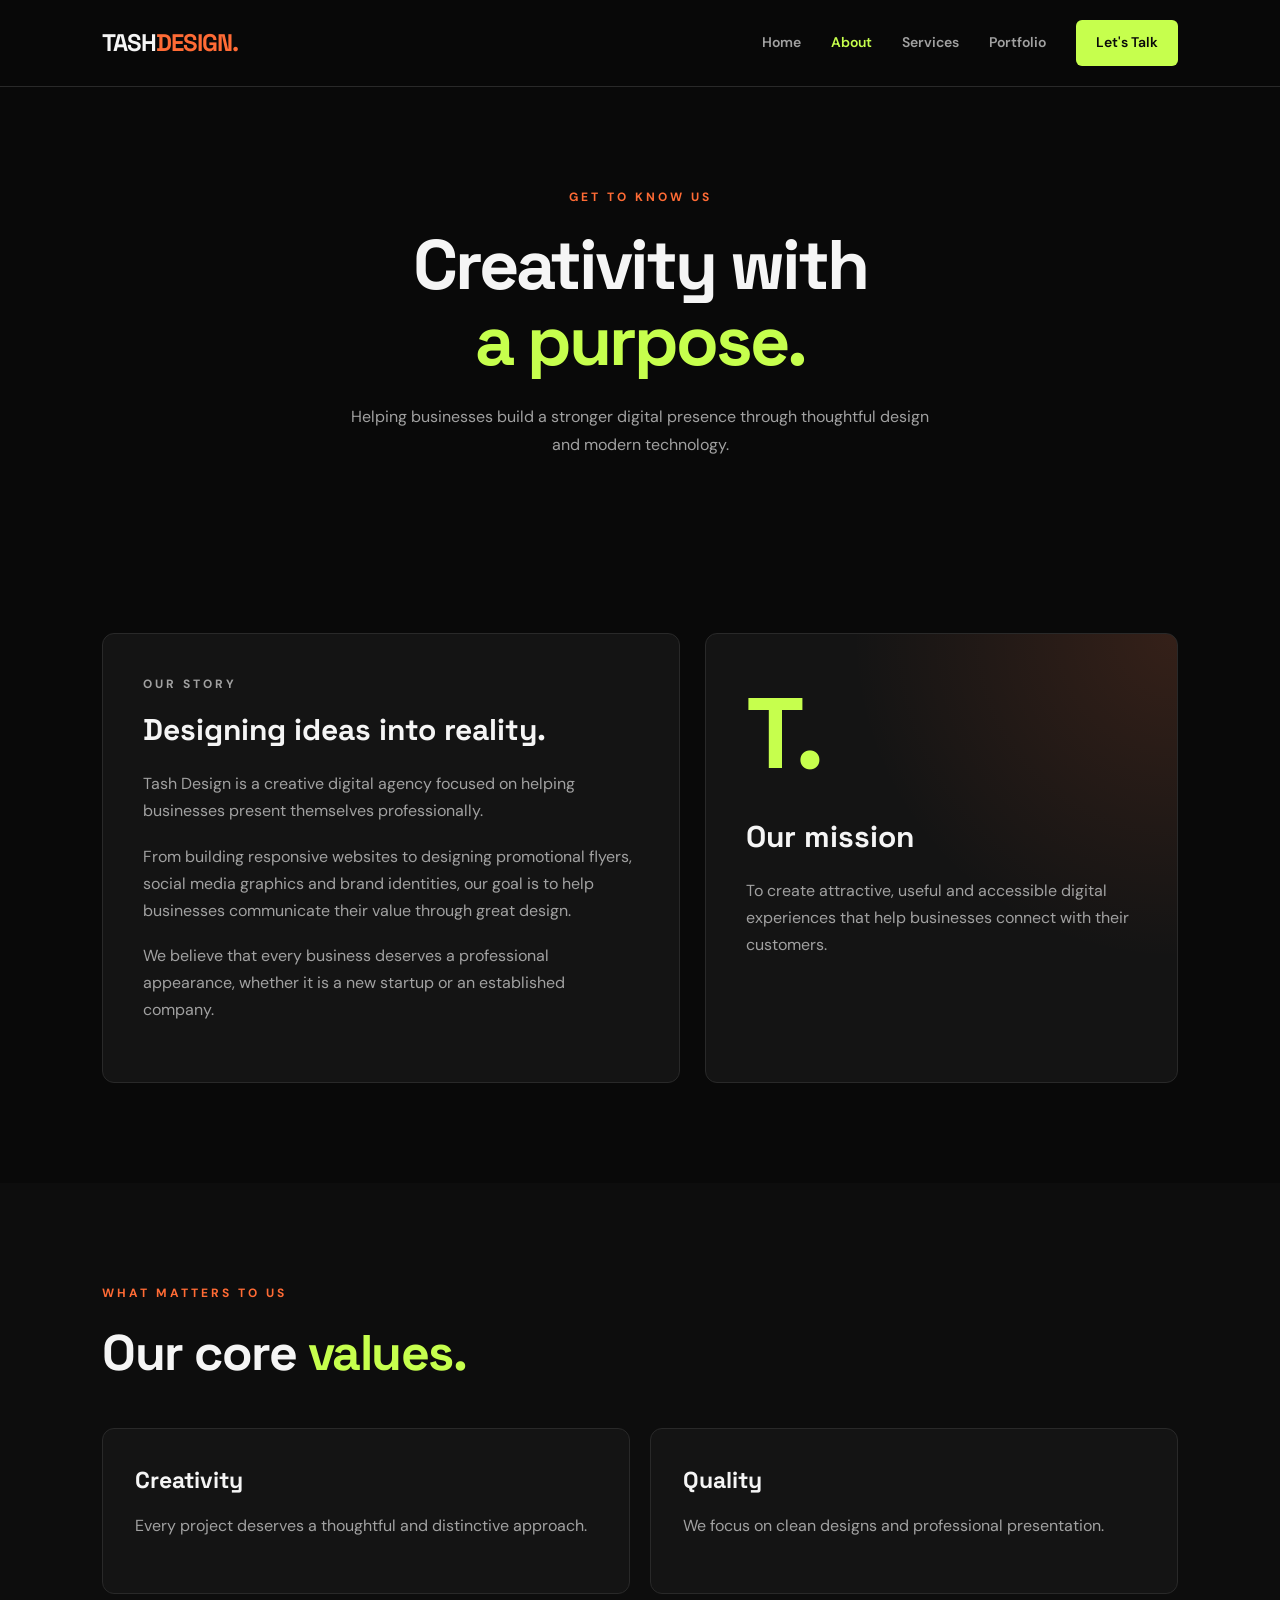
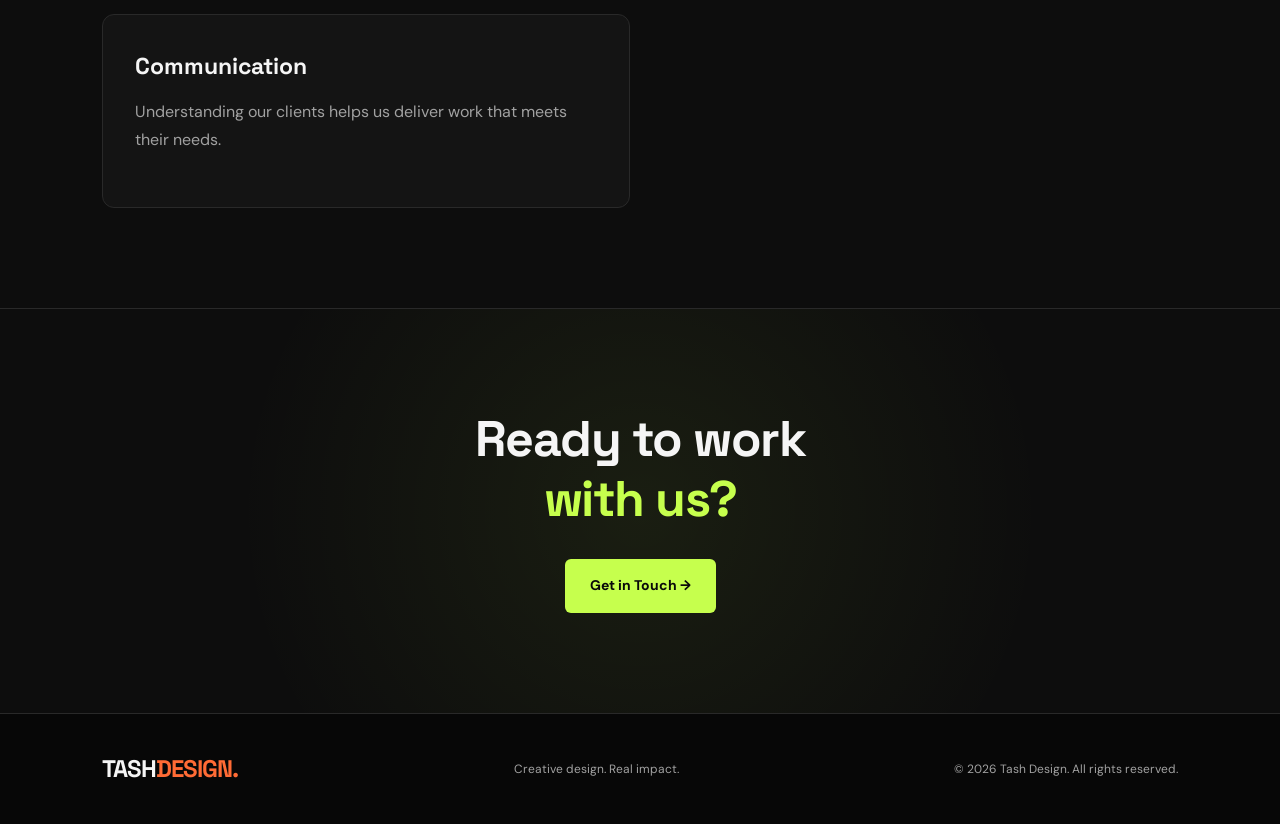
<file: about.html>
<!DOCTYPE html>
<html lang="en">
<head>
    <meta charset="UTF-8">
    <meta name="viewport" content="width=device-width, initial-scale=1.0">

    <title>About Us | Tash Design</title>

    <link rel="stylesheet" href="style.css">
    <script src="script.js" defer></script>
</head>

<body>

<header class="header">

    <a href="index.html" class="logo">
        TASH<span>DESIGN.</span>
    </a>

    <button class="menu-toggle" aria-label="Open navigation"
        aria-expanded="false">☰</button>

    <nav class="navigation">
        <a href="index.html">Home</a>
        <a href="about.html" class="active">About</a>
        <a href="services.html">Services</a>
        <a href="portfolio.html">Portfolio</a>
        <a href="contact.html" class="nav-button">Let's Talk</a>
    </nav>

</header>


<section class="page-hero reveal">

    <p class="eyebrow">GET TO KNOW US</p>

    <h1>Creativity with<br>
        <span>a purpose.</span>
    </h1>

    <p>
        Helping businesses build a stronger digital presence
        through thoughtful design and modern technology.
    </p>

</section>


<section class="about-content section">

    <div class="about-box reveal">

        <p class="eyebrow">OUR STORY</p>

        <h2>Designing ideas into reality.</h2>

        <p>
            Tash Design is a creative digital agency focused on
            helping businesses present themselves professionally.
        </p>

        <p>
            From building responsive websites to designing
            promotional flyers, social media graphics and
            brand identities, our goal is to help businesses
            communicate their value through great design.
        </p>

        <p>
            We believe that every business deserves a professional
            appearance, whether it is a new startup or an
            established company.
        </p>

    </div>


    <div class="about-box highlight-box reveal">

        <span class="big-t">T.</span>

        <h2>Our mission</h2>

        <p>
            To create attractive, useful and accessible digital
            experiences that help businesses connect with
            their customers.
        </p>

    </div>

</section>


<section class="section values-section">

    <div class="section-heading reveal">

        <p class="eyebrow">WHAT MATTERS TO US</p>

        <h2>Our core <span>values.</span></h2>

    </div>


    <div class="service-grid">

        <article class="service-card reveal">
            <h3>Creativity</h3>
            <p>
                Every project deserves a thoughtful and
                distinctive approach.
            </p>
        </article>

        <article class="service-card reveal">
            <h3>Quality</h3>
            <p>
                We focus on clean designs and professional
                presentation.
            </p>
        </article>

        <article class="service-card reveal">
            <h3>Communication</h3>
            <p>
                Understanding our clients helps us deliver
                work that meets their needs.
            </p>
        </article>

    </div>

</section>


<section class="cta-section reveal">

    <h2>Ready to work<br>
        <span>with us?</span>
    </h2>

    <a href="contact.html" class="btn btn-primary">
        Get in Touch →
    </a>

</section>


<footer class="footer">

    <a href="index.html" class="logo">
        TASH<span>DESIGN.</span>
    </a>

    <p>Creative design. Real impact.</p>

    <p>© <span class="current-year"></span> Tash Design.
        All rights reserved.</p>

</footer>

</body>
</html>
</file>
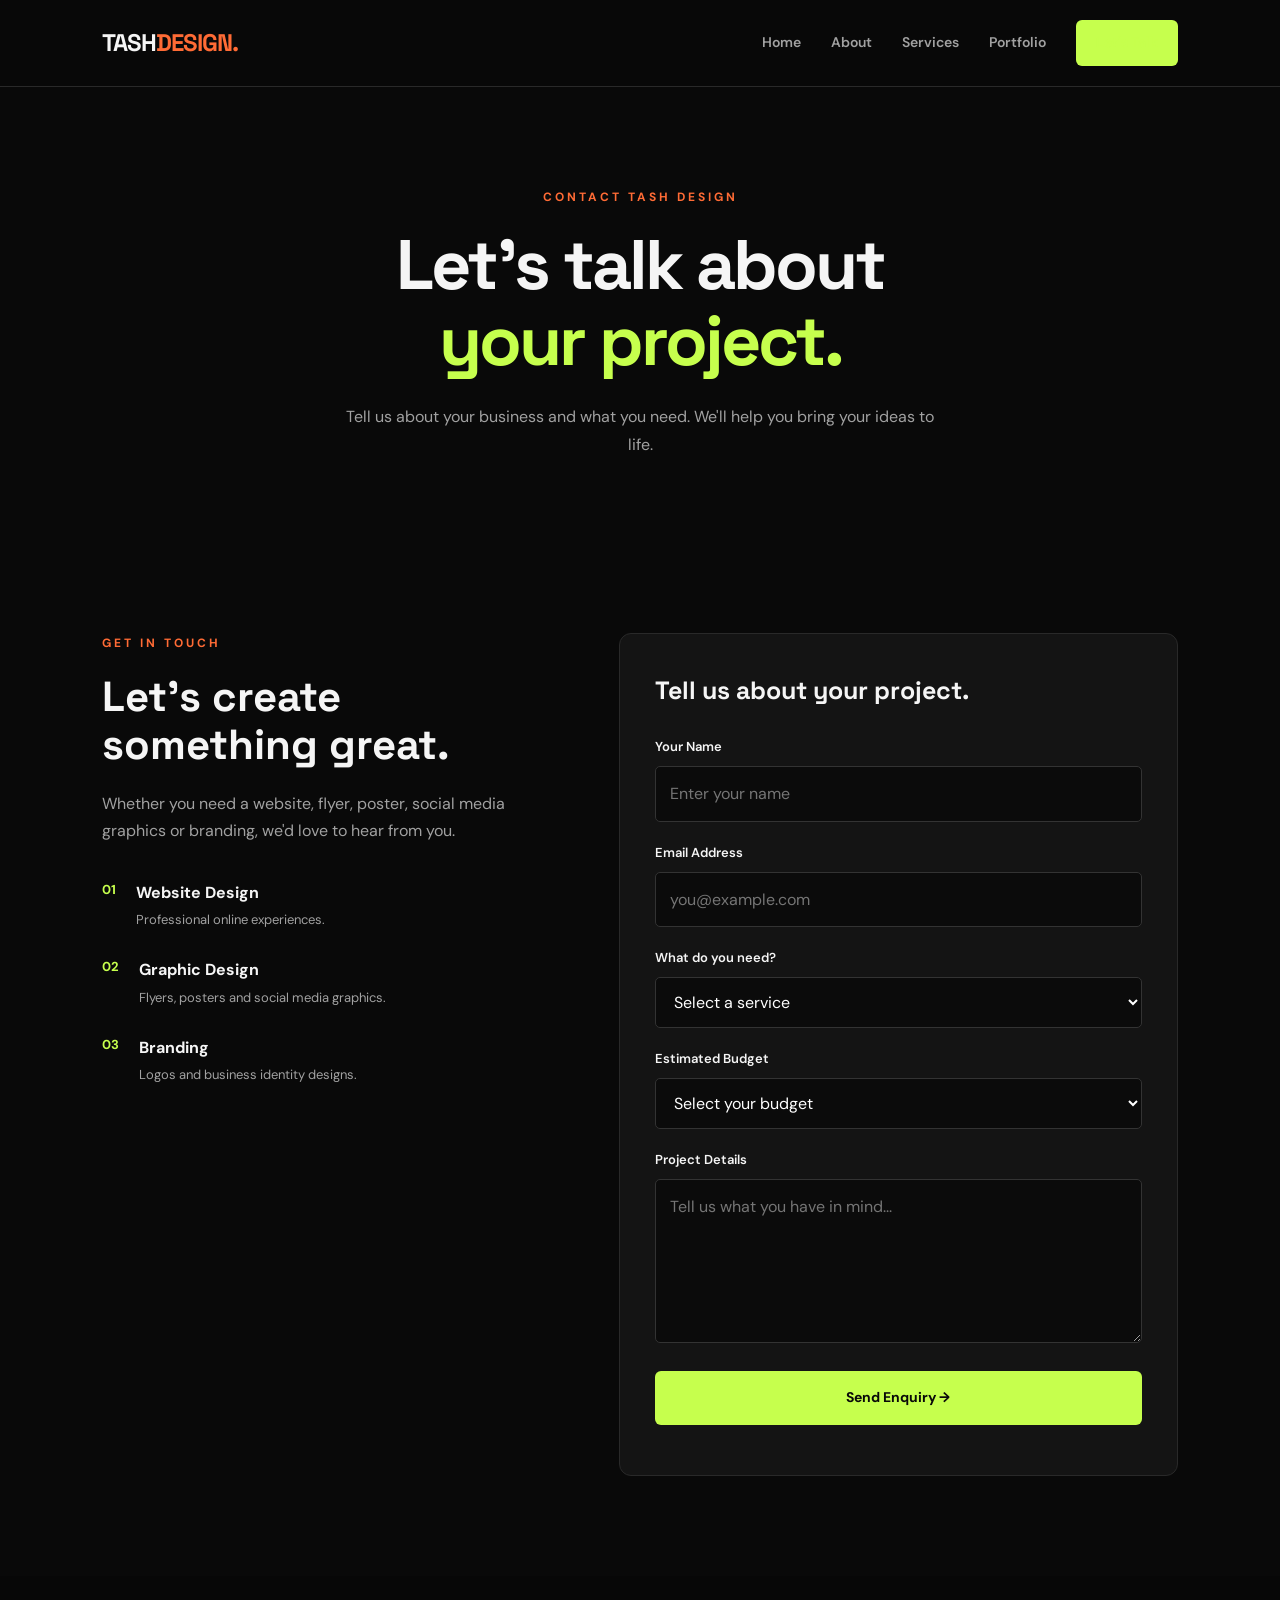
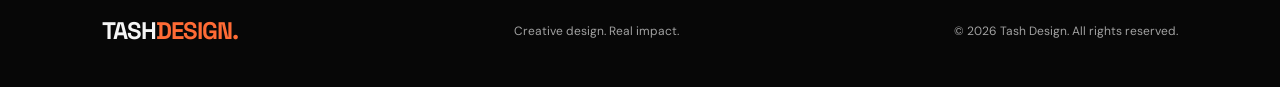
<file: contact.html>
<!DOCTYPE html>
<html lang="en">
<head>
    <meta charset="UTF-8">
    <meta name="viewport" content="width=device-width, initial-scale=1.0">

    <title>Contact Us | Tash Design</title>

    <link rel="stylesheet" href="style.css">
    <script src="script.js" defer></script>
</head>

<body>

<header class="header">

    <a href="index.html" class="logo">
        TASH<span>DESIGN.</span>
    </a>

    <button class="menu-toggle" aria-label="Open navigation"
        aria-expanded="false">☰</button>

    <nav class="navigation">
        <a href="index.html">Home</a>
        <a href="about.html">About</a>
        <a href="services.html">Services</a>
        <a href="portfolio.html">Portfolio</a>
        <a href="contact.html" class="nav-button active">Let's Talk</a>
    </nav>

</header>


<section class="page-hero reveal">

    <p class="eyebrow">CONTACT TASH DESIGN</p>

    <h1>Let's talk about<br>
        <span>your project.</span>
    </h1>

    <p>
        Tell us about your business and what you need.
        We'll help you bring your ideas to life.
    </p>

</section>


<section class="contact-section section">


    <div class="contact-details reveal">

        <p class="eyebrow">GET IN TOUCH</p>

        <h2>Let's create<br>
            something great.</h2>

        <p>
            Whether you need a website, flyer, poster,
            social media graphics or branding, we'd love
            to hear from you.
        </p>

        <div class="contact-detail">
            <span>01</span>
            <div>
                <h3>Website Design</h3>
                <p>Professional online experiences.</p>
            </div>
        </div>

        <div class="contact-detail">
            <span>02</span>
            <div>
                <h3>Graphic Design</h3>
                <p>Flyers, posters and social media graphics.</p>
            </div>
        </div>

        <div class="contact-detail">
            <span>03</span>
            <div>
                <h3>Branding</h3>
                <p>Logos and business identity designs.</p>
            </div>
        </div>

    </div>


    <form class="contact-form reveal" id="contactForm">

        <h2>Tell us about your project.</h2>

        <label for="name">Your Name</label>

        <input
            type="text"
            id="name"
            name="name"
            placeholder="Enter your name"
            required
        >


        <label for="email">Email Address</label>

        <input
            type="email"
            id="email"
            name="email"
            placeholder="you@example.com"
            required
        >


        <label for="service">What do you need?</label>

        <select id="service" name="service" required>

            <option value="">Select a service</option>

            <option value="Website Design">Website Design</option>

            <option value="Flyers and Posters">Flyers & Posters</option>

            <option value="Social Media Design">
                Social Media Design
            </option>

            <option value="Logo and Branding">
                Logo & Branding
            </option>

            <option value="Business Cards and Letterheads">
                Business Cards & Letterheads
            </option>

            <option value="Other">Other</option>

        </select>


        <label for="budget">Estimated Budget</label>

        <select id="budget" name="budget" required>

            <option value="">Select your budget</option>

            <option value="Under R500">Under R500</option>

            <option value="R500 - R1500">R500 - R1,500</option>

            <option value="R1500 - R3000">R1,500 - R3,000</option>

            <option value="R3000+">R3,000+</option>

            <option value="Not sure yet">Not sure yet</option>

        </select>


        <label for="message">Project Details</label>

        <textarea
            id="message"
            name="message"
            rows="5"
            placeholder="Tell us what you have in mind..."
            required
        ></textarea>


        <button type="submit" class="btn btn-primary">
            Send Enquiry →
        </button>

        <p id="formMessage" class="form-message" aria-live="polite"></p>

    </form>

</section>


<footer class="footer">

    <a href="index.html" class="logo">
        TASH<span>DESIGN.</span>
    </a>

    <p>Creative design. Real impact.</p>

    <p>© <span class="current-year"></span> Tash Design.
        All rights reserved.</p>

</footer>

</body>
</html>
</file>
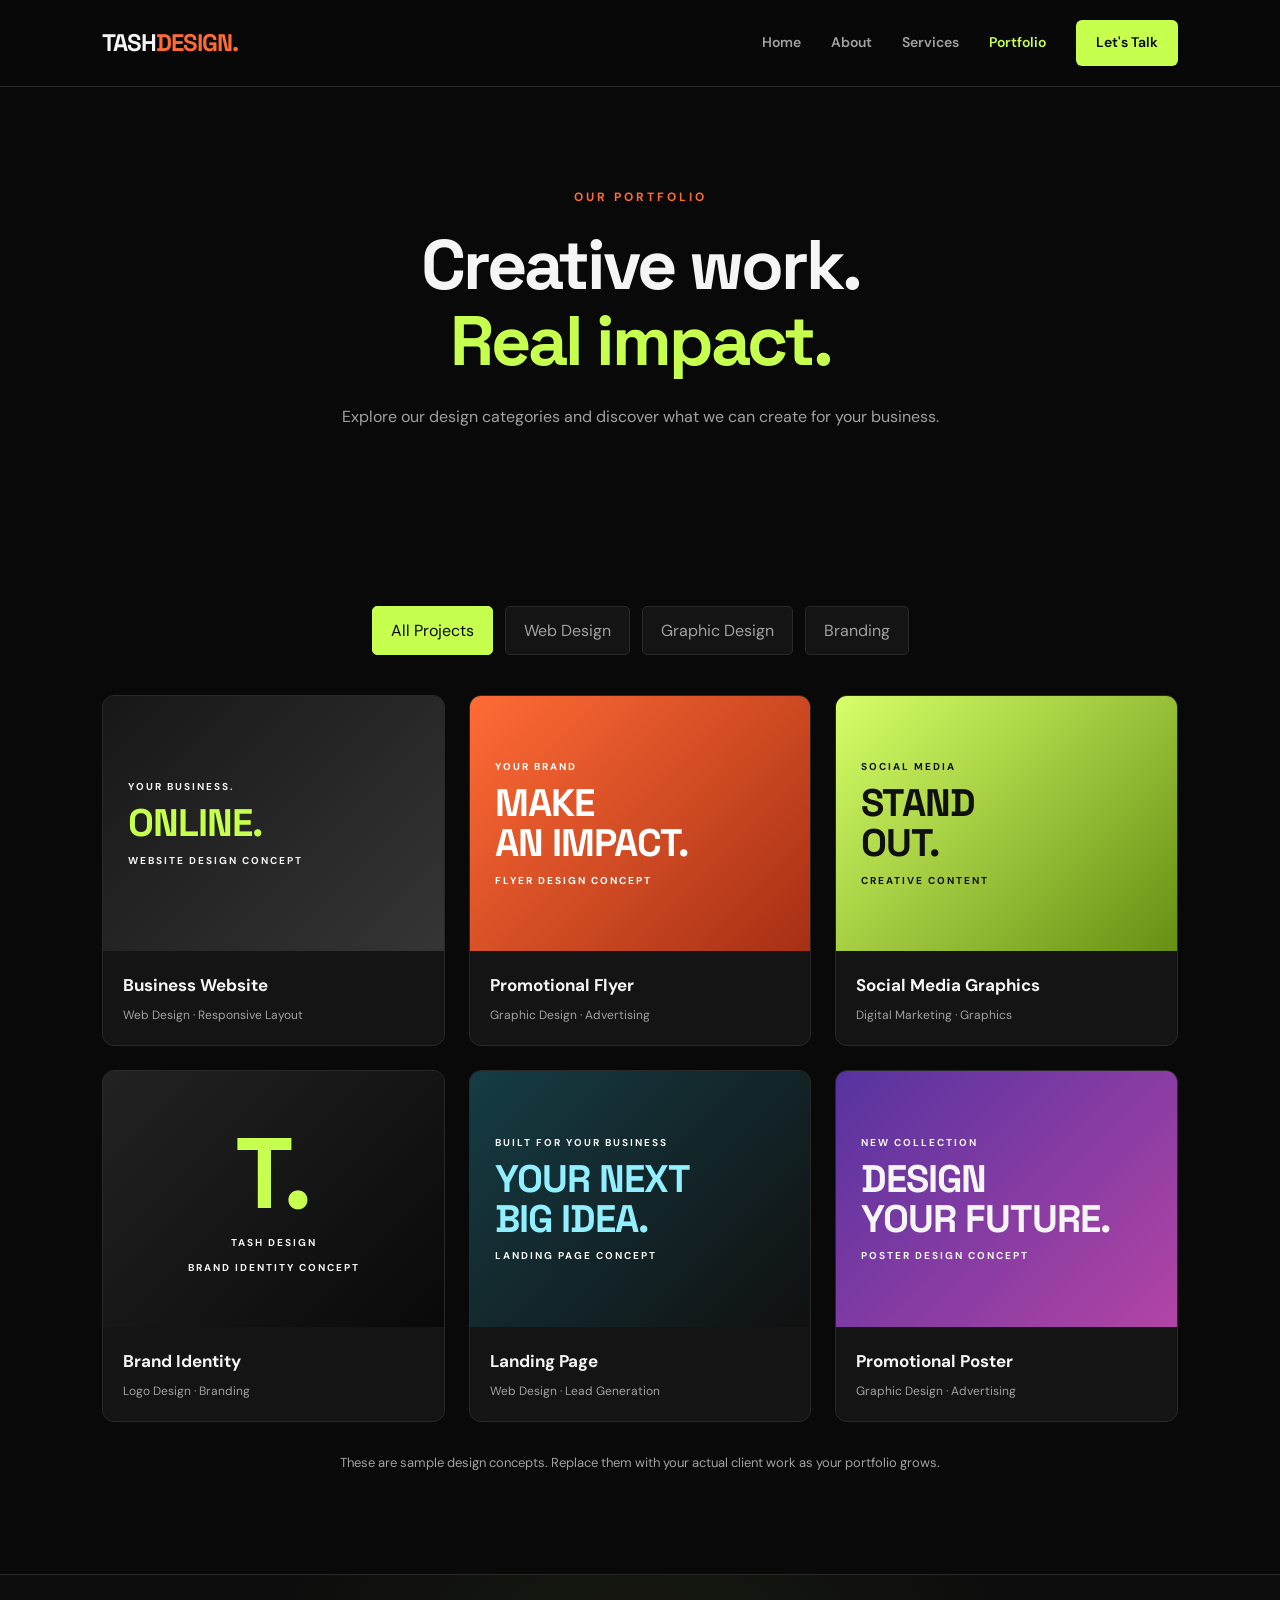
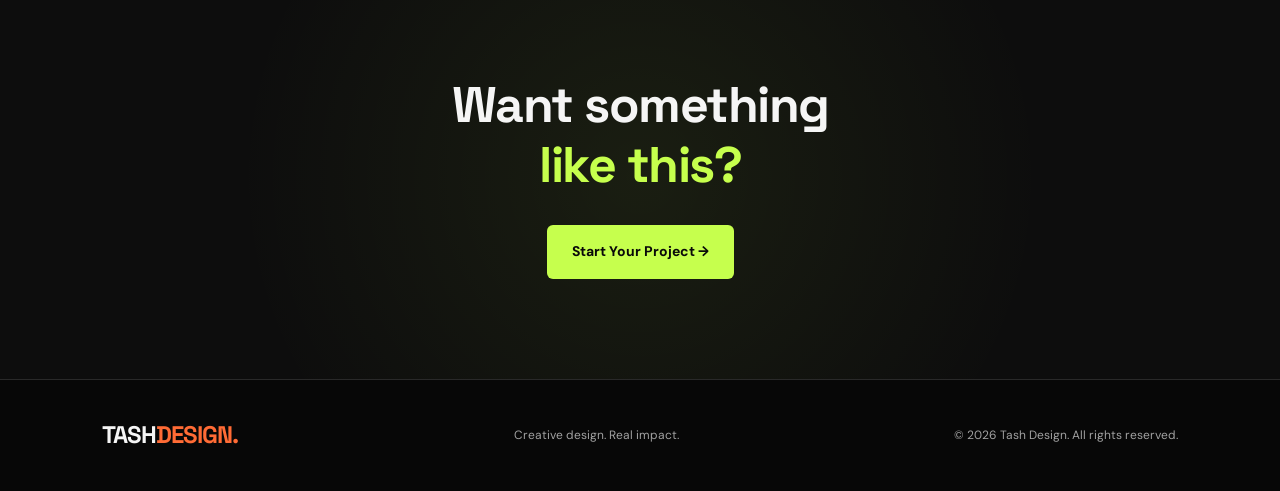
<file: portfolio.html>
<!DOCTYPE html>
<html lang="en">
<head>
    <meta charset="UTF-8">
    <meta name="viewport" content="width=device-width, initial-scale=1.0">

    <title>Portfolio | Tash Design</title>

    <link rel="stylesheet" href="style.css">
    <script src="script.js" defer></script>
</head>

<body>

<header class="header">

    <a href="index.html" class="logo">
        TASH<span>DESIGN.</span>
    </a>

    <button class="menu-toggle" aria-label="Open navigation"
        aria-expanded="false">☰</button>

    <nav class="navigation">
        <a href="index.html">Home</a>
        <a href="about.html">About</a>
        <a href="services.html">Services</a>
        <a href="portfolio.html" class="active">Portfolio</a>
        <a href="contact.html" class="nav-button">Let's Talk</a>
    </nav>

</header>


<section class="page-hero reveal">

    <p class="eyebrow">OUR PORTFOLIO</p>

    <h1>Creative work.<br>
        <span>Real impact.</span>
    </h1>

    <p>
        Explore our design categories and discover
        what we can create for your business.
    </p>

</section>


<section class="section">

    <div class="filter-buttons">

        <button class="filter-btn active" data-filter="all">
            All Projects
        </button>

        <button class="filter-btn" data-filter="web">
            Web Design
        </button>

        <button class="filter-btn" data-filter="graphic">
            Graphic Design
        </button>

        <button class="filter-btn" data-filter="branding">
            Branding
        </button>

    </div>


    <div class="portfolio-grid">


        <article class="portfolio-item reveal" data-category="web">

            <div class="portfolio-art web-art">
                <span>YOUR BUSINESS.</span>
                <strong>ONLINE.</strong>
                <small>WEBSITE DESIGN CONCEPT</small>
            </div>

            <div class="portfolio-info">
                <h3>Business Website</h3>
                <p>Web Design · Responsive Layout</p>
            </div>

        </article>


        <article class="portfolio-item reveal" data-category="graphic">

            <div class="portfolio-art flyer-art">
                <small>YOUR BRAND</small>
                <strong>MAKE<br>AN IMPACT.</strong>
                <span>FLYER DESIGN CONCEPT</span>
            </div>

            <div class="portfolio-info">
                <h3>Promotional Flyer</h3>
                <p>Graphic Design · Advertising</p>
            </div>

        </article>


        <article class="portfolio-item reveal" data-category="graphic">

            <div class="portfolio-art social-art">
                <span>SOCIAL MEDIA</span>
                <strong>STAND<br>OUT.</strong>
                <small>CREATIVE CONTENT</small>
            </div>

            <div class="portfolio-info">
                <h3>Social Media Graphics</h3>
                <p>Digital Marketing · Graphics</p>
            </div>

        </article>


        <article class="portfolio-item reveal" data-category="branding">

            <div class="portfolio-art brand-art">
                <strong>T.</strong>
                <span>TASH DESIGN</span>
                <small>BRAND IDENTITY CONCEPT</small>
            </div>

            <div class="portfolio-info">
                <h3>Brand Identity</h3>
                <p>Logo Design · Branding</p>
            </div>

        </article>


        <article class="portfolio-item reveal" data-category="web">

            <div class="portfolio-art landing-art">
                <small>BUILT FOR YOUR BUSINESS</small>
                <strong>YOUR NEXT<br>BIG IDEA.</strong>
                <span>LANDING PAGE CONCEPT</span>
            </div>

            <div class="portfolio-info">
                <h3>Landing Page</h3>
                <p>Web Design · Lead Generation</p>
            </div>

        </article>


        <article class="portfolio-item reveal" data-category="graphic">

            <div class="portfolio-art poster-art">
                <span>NEW COLLECTION</span>
                <strong>DESIGN<br>YOUR FUTURE.</strong>
                <small>POSTER DESIGN CONCEPT</small>
            </div>

            <div class="portfolio-info">
                <h3>Promotional Poster</h3>
                <p>Graphic Design · Advertising</p>
            </div>

        </article>


    </div>

    <p class="portfolio-note">
        These are sample design concepts. Replace them with
        your actual client work as your portfolio grows.
    </p>

</section>


<section class="cta-section reveal">

    <h2>Want something<br>
        <span>like this?</span>
    </h2>

    <a href="contact.html" class="btn btn-primary">
        Start Your Project →
    </a>

</section>


<footer class="footer">

    <a href="index.html" class="logo">
        TASH<span>DESIGN.</span>
    </a>

    <p>Creative design. Real impact.</p>

    <p>© <span class="current-year"></span> Tash Design.
        All rights reserved.</p>

</footer>

</body>
</html>
</file>
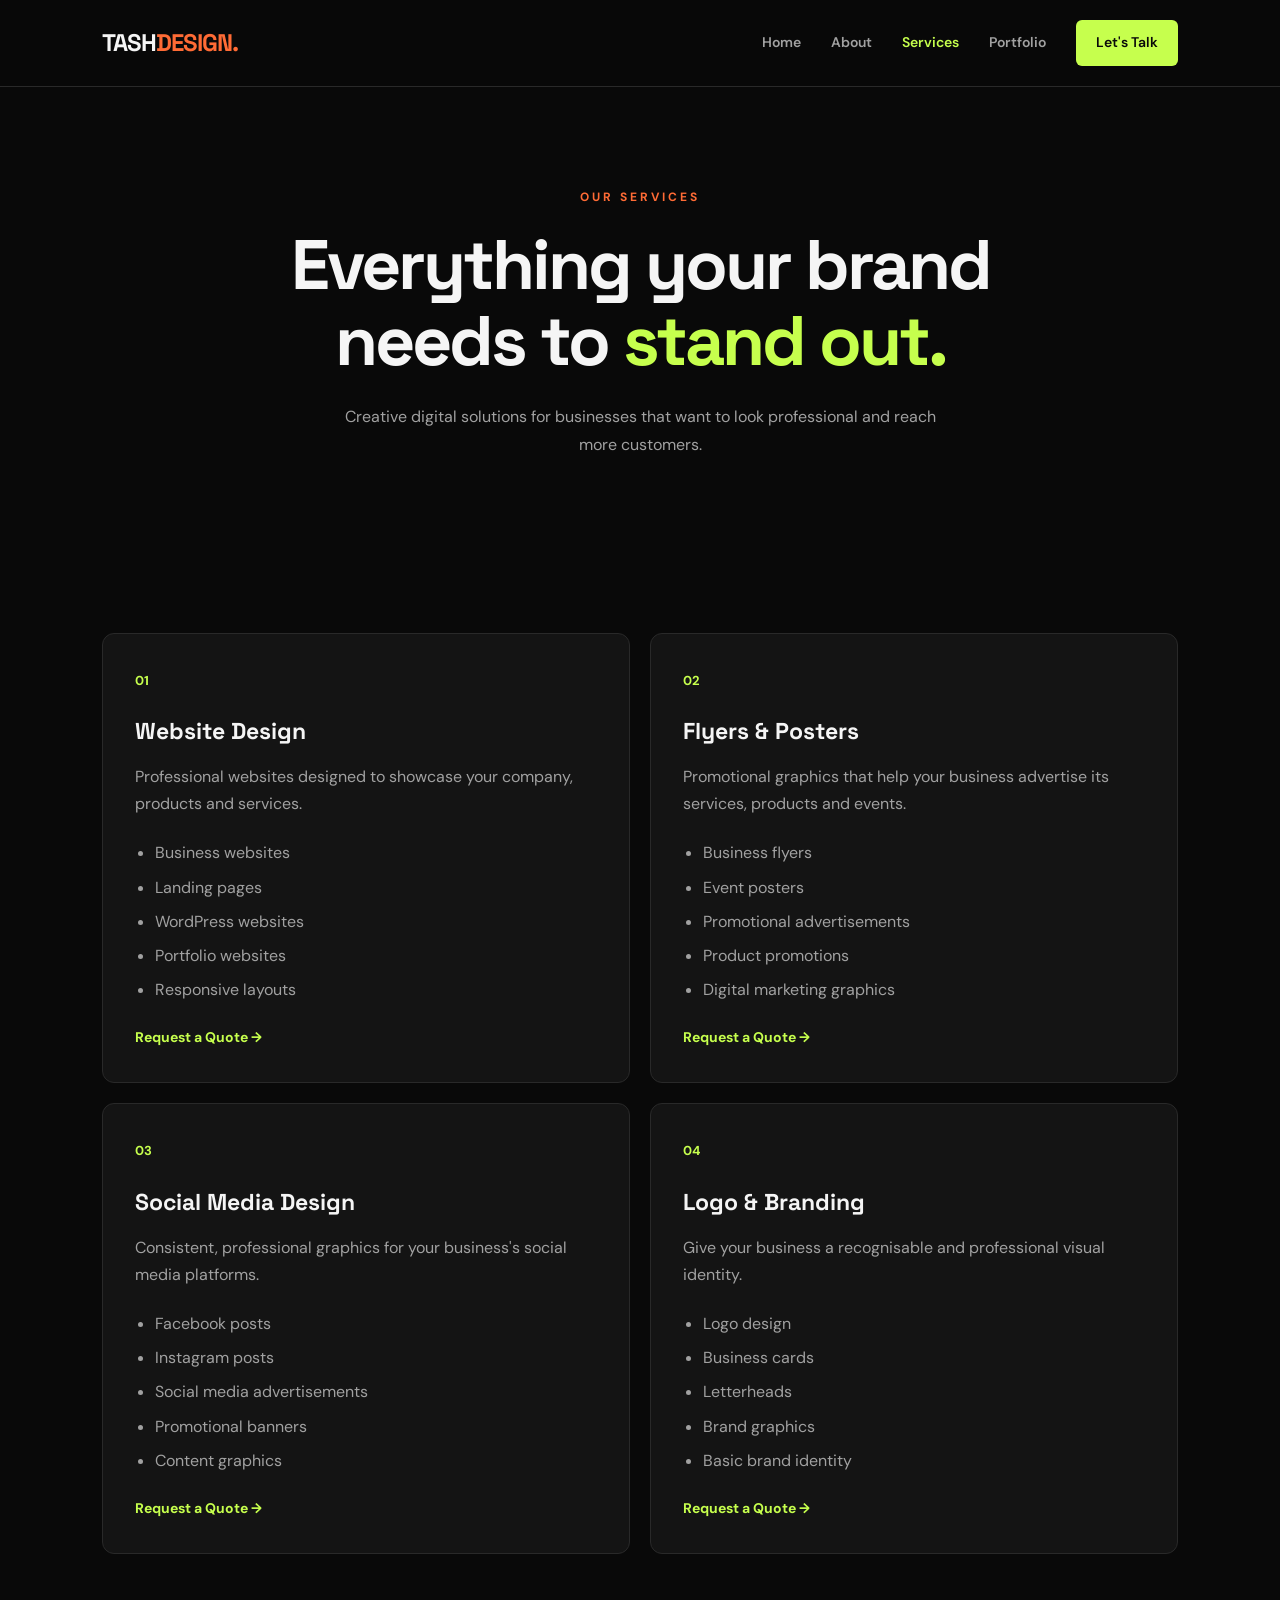
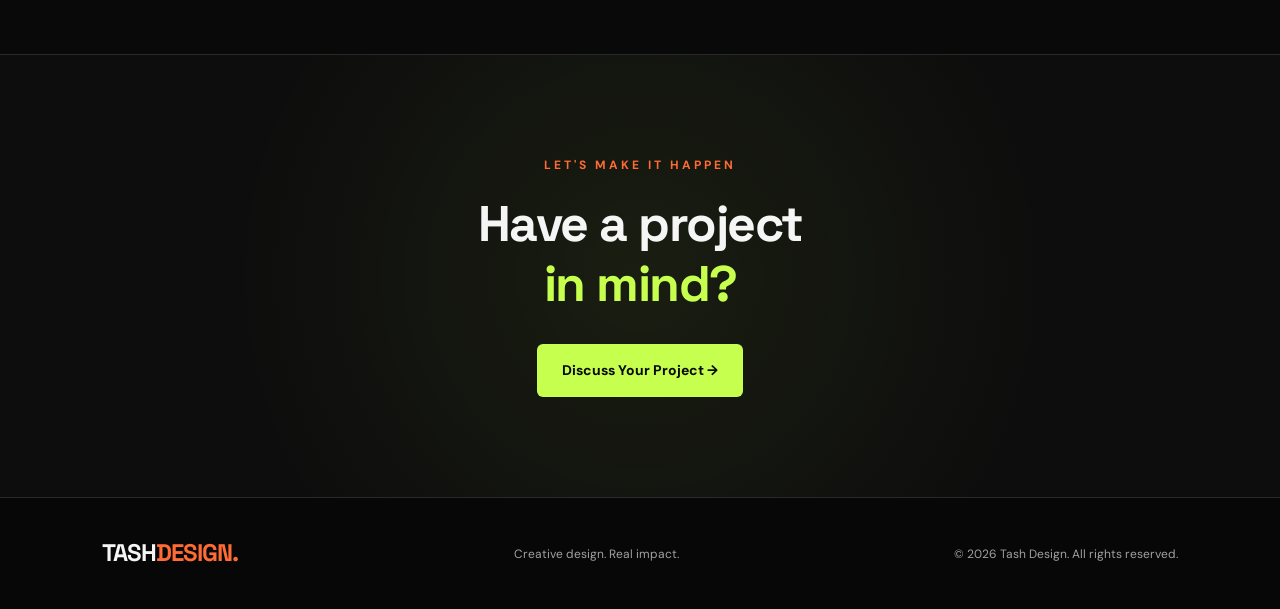
<file: services.html>
<!DOCTYPE html>
<html lang="en">
<head>
    <meta charset="UTF-8">
    <meta name="viewport" content="width=device-width, initial-scale=1.0">

    <title>Our Services | Tash Design</title>

    <link rel="stylesheet" href="style.css">
    <script src="script.js" defer></script>
</head>

<body>

<header class="header">

    <a href="index.html" class="logo">
        TASH<span>DESIGN.</span>
    </a>

    <button class="menu-toggle" aria-label="Open navigation"
        aria-expanded="false">☰</button>

    <nav class="navigation">
        <a href="index.html">Home</a>
        <a href="about.html">About</a>
        <a href="services.html" class="active">Services</a>
        <a href="portfolio.html">Portfolio</a>
        <a href="contact.html" class="nav-button">Let's Talk</a>
    </nav>

</header>


<section class="page-hero reveal">

    <p class="eyebrow">OUR SERVICES</p>

    <h1>Everything your brand<br>
        needs to <span>stand out.</span>
    </h1>

    <p>
        Creative digital solutions for businesses that want
        to look professional and reach more customers.
    </p>

</section>


<section class="section">

    <div class="service-grid">


        <article class="service-card reveal">

            <span class="service-icon">01</span>

            <h3>Website Design</h3>

            <p>
                Professional websites designed to showcase
                your company, products and services.
            </p>

            <ul>
                <li>Business websites</li>
                <li>Landing pages</li>
                <li>WordPress websites</li>
                <li>Portfolio websites</li>
                <li>Responsive layouts</li>
            </ul>

            <a href="contact.html?service=Website%20Design">
                Request a Quote →
            </a>

        </article>


        <article class="service-card reveal">

            <span class="service-icon">02</span>

            <h3>Flyers & Posters</h3>

            <p>
                Promotional graphics that help your business
                advertise its services, products and events.
            </p>

            <ul>
                <li>Business flyers</li>
                <li>Event posters</li>
                <li>Promotional advertisements</li>
                <li>Product promotions</li>
                <li>Digital marketing graphics</li>
            </ul>

            <a href="contact.html?service=Flyers%20and%20Posters">
                Request a Quote →
            </a>

        </article>


        <article class="service-card reveal">

            <span class="service-icon">03</span>

            <h3>Social Media Design</h3>

            <p>
                Consistent, professional graphics for your
                business's social media platforms.
            </p>

            <ul>
                <li>Facebook posts</li>
                <li>Instagram posts</li>
                <li>Social media advertisements</li>
                <li>Promotional banners</li>
                <li>Content graphics</li>
            </ul>

            <a href="contact.html?service=Social%20Media%20Design">
                Request a Quote →
            </a>

        </article>


        <article class="service-card reveal">

            <span class="service-icon">04</span>

            <h3>Logo & Branding</h3>

            <p>
                Give your business a recognisable and
                professional visual identity.
            </p>

            <ul>
                <li>Logo design</li>
                <li>Business cards</li>
                <li>Letterheads</li>
                <li>Brand graphics</li>
                <li>Basic brand identity</li>
            </ul>

            <a href="contact.html?service=Logo%20and%20Branding">
                Request a Quote →
            </a>

        </article>


    </div>

</section>


<section class="cta-section reveal">

    <p class="eyebrow">LET'S MAKE IT HAPPEN</p>

    <h2>Have a project<br>
        <span>in mind?</span>
    </h2>

    <a href="contact.html" class="btn btn-primary">
        Discuss Your Project →
    </a>

</section>


<footer class="footer">

    <a href="index.html" class="logo">
        TASH<span>DESIGN.</span>
    </a>

    <p>Creative design. Real impact.</p>

    <p>© <span class="current-year"></span> Tash Design.
        All rights reserved.</p>

</footer>

</body>
</html>
</file>
<file: style.css>
/* =========================
   TASH DESIGN
   GLOBAL STYLES
========================= */

@import url('https://fonts.googleapis.com/css2?family=DM+Sans:wght@400;500;600;700&family=Space+Grotesk:wght@400;500;600;700&display=swap');

:root {
    --background: #090909;
    --surface: #141414;
    --surface-light: #1d1d1d;
    --text: #f5f5f5;
    --muted: #a1a1a1;
    --orange: #ff6b35;
    --lime: #c6ff4d;
    --border: #292929;
}

* {
    margin: 0;
    padding: 0;
    box-sizing: border-box;
}

html {
    scroll-behavior: smooth;
    scroll-padding-top: 100px;
}

body {
    font-family: 'DM Sans', sans-serif;
    background: var(--background);
    color: var(--text);
    line-height: 1.7;
}

a {
    color: inherit;
    text-decoration: none;
}

button,
input,
select,
textarea {
    font: inherit;
}

button,
a {
    -webkit-tap-highlight-color: transparent;
}

button:focus-visible,
a:focus-visible,
input:focus-visible,
select:focus-visible,
textarea:focus-visible {
    outline: 2px solid var(--lime);
    outline-offset: 4px;
}

img {
    max-width: 100%;
    display: block;
}

::selection {
    background: var(--lime);
    color: #090909;
}


/* =========================
   HEADER AND NAVIGATION
========================= */

.header {
    min-height: 85px;
    padding: 20px 8%;
    display: flex;
    justify-content: space-between;
    align-items: center;
    gap: 30px;
    background: rgba(9, 9, 9, 0.95);
    border-bottom: 1px solid var(--border);
    position: sticky;
    top: 0;
    z-index: 1000;
    backdrop-filter: blur(15px);
}

.logo {
    font-family: 'Space Grotesk', sans-serif;
    font-size: 24px;
    font-weight: 700;
    letter-spacing: -1px;
    white-space: nowrap;
}

.logo span {
    color: var(--orange);
}

.navigation {
    display: flex;
    align-items: center;
    gap: 30px;
}

.navigation a {
    color: var(--muted);
    font-size: 14px;
    font-weight: 600;
    transition: color 0.3s ease;
}

.navigation a:hover,
.navigation a.active {
    color: var(--lime);
}

.navigation .nav-button {
    background: var(--lime);
    color: #090909;
    padding: 11px 20px;
    border-radius: 6px;
    transition: background 0.3s, transform 0.3s;
}

.navigation .nav-button:hover {
    background: var(--orange);
    color: #fff;
    transform: translateY(-3px);
}

.menu-toggle {
    display: none;
    background: transparent;
    border: 1px solid var(--border);
    color: white;
    font-size: 25px;
    padding: 4px 12px;
    cursor: pointer;
}


/* =========================
   BUTTONS
========================= */

.btn {
    display: inline-flex;
    justify-content: center;
    align-items: center;
    gap: 8px;
    padding: 14px 24px;
    border: 1px solid transparent;
    border-radius: 6px;
    font-size: 14px;
    font-weight: 700;
    cursor: pointer;
    transition:
        transform 0.3s ease,
        background 0.3s ease,
        color 0.3s ease,
        box-shadow 0.3s ease;
}

.btn:hover {
    transform: translateY(-4px);
}

.btn-primary {
    background: var(--lime);
    color: #090909;
}

.btn-primary:hover {
    background: var(--orange);
    color: white;
    box-shadow: 0 10px 30px rgba(255, 107, 53, 0.2);
}

.btn-outline {
    border-color: #444;
    color: white;
}

.btn-outline:hover {
    border-color: var(--lime);
    color: var(--lime);
}


/* =========================
   HERO
========================= */

.hero {
    min-height: 650px;
    padding: 100px 8%;
    display: grid;
    grid-template-columns: 1.2fr 0.8fr;
    align-items: center;
    gap: 70px;
    overflow: hidden;
}

.hero-content {
    max-width: 650px;
}

.eyebrow {
    color: var(--orange);
    font-size: 12px;
    font-weight: 700;
    letter-spacing: 3px;
    margin-bottom: 20px;
}

.hero h1,
.page-hero h1 {
    font-family: 'Space Grotesk', sans-serif;
    font-size: clamp(44px, 6vw, 76px);
    line-height: 1.08;
    letter-spacing: -3px;
    margin-bottom: 25px;
}

.hero h1 span,
.page-hero h1 span,
.section-heading h2 span,
.cta-section h2 span {
    color: var(--lime);
}

.hero-description {
    color: var(--muted);
    max-width: 520px;
    margin-bottom: 32px;
}

.hero-buttons {
    display: flex;
    flex-wrap: wrap;
    gap: 15px;
}


/* =========================
   HERO CREATIVE CARD
========================= */

.hero-card {
    padding: 28px;
    min-height: 330px;
    border: 1px solid #333;
    border-radius: 16px;
    background:
        radial-gradient(
            circle at top right,
            rgba(198, 255, 77, 0.12),
            transparent 50%
        ),
        var(--surface);
    box-shadow: 0 20px 80px rgba(0, 0, 0, 0.3);
    transition: transform 0.4s ease, border-color 0.4s ease;
}

.hero-card:hover {
    transform: translateY(-8px) rotate(1deg);
    border-color: var(--lime);
}

.card-top,
.card-bottom {
    display: flex;
    justify-content: space-between;
    align-items: center;
    color: var(--muted);
    font-size: 10px;
    letter-spacing: 2px;
}

.status-dot {
    width: 9px;
    height: 9px;
    background: var(--lime);
    border-radius: 50%;
    animation: pulse 2s infinite;
}

.creative-symbol {
    font-family: 'Space Grotesk', sans-serif;
    font-size: 130px;
    line-height: 1.4;
    font-weight: 700;
    color: var(--lime);
    text-shadow: 8px 8px 0 rgba(255, 107, 53, 0.25);
}

.hero-card h2 {
    font-size: 25px;
    margin-bottom: 5px;
}

.hero-card p {
    color: var(--muted);
    font-size: 12px;
    margin-bottom: 30px;
}

.card-bottom {
    padding-top: 15px;
    border-top: 1px solid var(--border);
}


/* =========================
   GENERAL SECTIONS
========================= */

.section {
    padding: 100px 8%;
}

.section-heading {
    margin-bottom: 45px;
}

.section-heading h2,
.cta-section h2 {
    font-family: 'Space Grotesk', sans-serif;
    font-size: clamp(32px, 4vw, 50px);
    line-height: 1.2;
    letter-spacing: -1.5px;
    margin-bottom: 20px;
}

.section-heading > p:last-child {
    color: var(--muted);
    max-width: 550px;
}

.services-preview {
    background: #0d0d0d;
}

.service-grid {
    display: grid;
    grid-template-columns: repeat(2, minmax(0, 1fr));
    gap: 20px;
}

.service-card {
    padding: 32px;
    background: var(--surface);
    border: 1px solid var(--border);
    border-radius: 12px;
    transition:
        transform 0.3s ease,
        border-color 0.3s ease,
        background 0.3s ease;
}

.service-card:hover {
    transform: translateY(-7px);
    border-color: var(--lime);
    background: #191919;
}

.service-icon {
    display: inline-block;
    color: var(--lime);
    font-size: 13px;
    font-weight: 700;
    margin-bottom: 20px;
}

.service-card h3 {
    font-family: 'Space Grotesk', sans-serif;
    font-size: 23px;
    margin-bottom: 12px;
}

.service-card p {
    color: var(--muted);
    margin-bottom: 22px;
}

.service-card ul {
    padding-left: 20px;
    color: var(--muted);
    margin: 20px 0;
}

.service-card li {
    margin-bottom: 7px;
}

.service-card > a {
    color: var(--lime);
    font-size: 14px;
    font-weight: 700;
}

.service-card > a:hover {
    color: var(--orange);
}


/* =========================
   PAGE HERO
========================= */

.page-hero {
    text-align: center;
    padding: 100px 8% 75px;
    max-width: 1000px;
    margin: 0 auto;
}

.page-hero h1 {
    font-size: clamp(43px, 6vw, 70px);
}

.page-hero > p:last-child {
    max-width: 600px;
    margin: 0 auto;
    color: var(--muted);
}


/* =========================
   ABOUT PAGE
========================= */

.about-content {
    display: grid;
    grid-template-columns: 1.1fr 0.9fr;
    gap: 25px;
    align-items: stretch;
}

.about-box {
    padding: 40px;
    background: var(--surface);
    border: 1px solid var(--border);
    border-radius: 12px;
}

.about-box h2 {
    font-family: 'Space Grotesk', sans-serif;
    font-size: 30px;
    line-height: 1.2;
    margin-bottom: 22px;
}

.about-box p {
    color: var(--muted);
    margin-bottom: 18px;
}

.highlight-box {
    background:
        radial-gradient(
            circle at top right,
            rgba(255, 107, 53, 0.14),
            transparent 50%
        ),
        var(--surface);
}

.big-t {
    display: block;
    color: var(--lime);
    font-family: 'Space Grotesk', sans-serif;
    font-size: 100px;
    font-weight: 700;
    line-height: 1.2;
    margin-bottom: 25px;
}

.values-section {
    background: #0d0d0d;
}


/* =========================
   PORTFOLIO
========================= */

.filter-buttons {
    display: flex;
    flex-wrap: wrap;
    justify-content: center;
    gap: 12px;
    margin-bottom: 40px;
}

.filter-btn {
    padding: 10px 18px;
    border: 1px solid var(--border);
    border-radius: 5px;
    background: var(--surface);
    color: var(--muted);
    cursor: pointer;
    transition: all 0.3s ease;
}

.filter-btn:hover,
.filter-btn.active {
    background: var(--lime);
    color: #090909;
    border-color: var(--lime);
}

.portfolio-grid {
    display: grid;
    grid-template-columns: repeat(3, minmax(0, 1fr));
    gap: 24px;
}

.portfolio-item {
    min-width: 0;
    overflow: hidden;
    border: 1px solid var(--border);
    border-radius: 12px;
    background: var(--surface);
    transition: transform 0.3s ease, border-color 0.3s ease;
}

.portfolio-item:hover {
    transform: translateY(-6px);
    border-color: var(--lime);
}

.portfolio-item[hidden] {
    display: none;
}

.portfolio-art {
    aspect-ratio: 4 / 3;
    padding: 25px;
    display: flex;
    flex-direction: column;
    justify-content: center;
    align-items: flex-start;
    gap: 8px;
    overflow: hidden;
    transition: filter 0.3s ease;
}

.portfolio-item:hover .portfolio-art {
    filter: brightness(1.15);
}

.portfolio-art strong {
    font-family: 'Space Grotesk', sans-serif;
    font-size: clamp(25px, 3vw, 42px);
    line-height: 1.05;
    letter-spacing: -1px;
}

.portfolio-art span,
.portfolio-art small {
    font-size: 10px;
    letter-spacing: 2px;
    font-weight: 700;
}

.web-art {
    background: linear-gradient(135deg, #171717, #353535);
}

.web-art strong {
    color: var(--lime);
}

.flyer-art {
    background: linear-gradient(135deg, #ff6b35, #a62f14);
    color: #fff;
}

.social-art {
    background: linear-gradient(135deg, #d6ff68, #678f13);
    color: #101010;
}

.brand-art {
    background: linear-gradient(135deg, #222, #090909);
    align-items: center;
}

.brand-art strong {
    color: var(--lime);
    font-size: 100px;
}

.landing-art {
    background: linear-gradient(135deg, #153c44, #101010);
}

.landing-art strong {
    color: #91efff;
}

.poster-art {
    background: linear-gradient(135deg, #5633a0, #b244a5);
}

.portfolio-info {
    padding: 20px;
}

.portfolio-info h3 {
    font-size: 17px;
    margin-bottom: 5px;
}

.portfolio-info p {
    color: var(--muted);
    font-size: 12px;
}

.portfolio-note {
    color: var(--muted);
    text-align: center;
    font-size: 13px;
    margin-top: 30px;
}


/* =========================
   CONTACT PAGE
========================= */

.contact-section {
    display: grid;
    grid-template-columns: 0.9fr 1.1fr;
    gap: 60px;
    align-items: start;
}

.contact-details h2 {
    font-family: 'Space Grotesk', sans-serif;
    font-size: 42px;
    line-height: 1.15;
    margin-bottom: 20px;
}

.contact-details > p:not(.eyebrow) {
    color: var(--muted);
    margin-bottom: 35px;
}

.contact-detail {
    display: flex;
    align-items: flex-start;
    gap: 20px;
    margin-bottom: 25px;
}

.contact-detail > span {
    color: var(--lime);
    font-size: 13px;
    font-weight: 700;
}

.contact-detail h3 {
    font-size: 16px;
    margin-bottom: 3px;
}

.contact-detail p {
    color: var(--muted);
    font-size: 13px;
}

.contact-form {
    padding: 35px;
    background: var(--surface);
    border: 1px solid var(--border);
    border-radius: 12px;
}

.contact-form h2 {
    font-family: 'Space Grotesk', sans-serif;
    font-size: 25px;
    margin-bottom: 25px;
}

.contact-form label {
    display: block;
    font-size: 13px;
    font-weight: 600;
    margin-bottom: 8px;
}

.contact-form input,
.contact-form select,
.contact-form textarea {
    width: 100%;
    padding: 13px 14px;
    margin-bottom: 20px;
    background: #0b0b0b;
    color: white;
    border: 1px solid #333;
    border-radius: 5px;
    outline: none;
    transition: border-color 0.3s ease;
}

.contact-form input:focus,
.contact-form select:focus,
.contact-form textarea:focus {
    border-color: var(--lime);
}

.contact-form textarea {
    resize: vertical;
    min-height: 120px;
}

.contact-form button {
    width: 100%;
}

.form-message {
    margin-top: 15px;
    color: var(--lime);
    font-size: 13px;
    overflow-wrap: anywhere;
}


/* =========================
   CALL TO ACTION
========================= */

.cta-section {
    text-align: center;
    padding: 100px 8%;
    background:
        radial-gradient(
            circle at center,
            rgba(198, 255, 77, 0.07),
            transparent 60%
        ),
        #0d0d0d;
    border-top: 1px solid var(--border);
    border-bottom: 1px solid var(--border);
}

.cta-section .eyebrow {
    margin-bottom: 18px;
}

.cta-section h2 {
    margin-bottom: 30px;
}


/* =========================
   FOOTER
========================= */

.footer {
    padding: 35px 8%;
    display: flex;
    align-items: center;
    justify-content: space-between;
    flex-wrap: wrap;
    gap: 20px;
    background: #070707;
}

.footer p {
    color: var(--muted);
    font-size: 12px;
}


/* =========================
   SCROLL REVEAL ANIMATION
========================= */

.reveal {
    opacity: 0;
    transform: translateY(25px);
    transition:
        opacity 0.7s ease,
        transform 0.7s ease;
}

.reveal.visible {
    opacity: 1;
    transform: translateY(0);
}


/* =========================
   KEYFRAME ANIMATIONS
========================= */

@keyframes pulse {
    0%, 100% {
        box-shadow: 0 0 0 0 rgba(198, 255, 77, 0.4);
    }

    50% {
        box-shadow: 0 0 0 8px rgba(198, 255, 77, 0);
    }
}


/* =========================
   RESPONSIVE TABLET
========================= */

@media (max-width: 1000px) {

    .header {
        padding: 18px 5%;
    }

    .navigation {
        gap: 18px;
    }

    .hero {
        padding: 80px 5%;
        gap: 35px;
    }

    .section {
        padding: 80px 5%;
    }

    .portfolio-grid {
        grid-template-columns: repeat(2, minmax(0, 1fr));
    }

    .contact-section {
        gap: 30px;
    }

}


/* =========================
   RESPONSIVE MOBILE
========================= */

@media (max-width: 760px) {

    .header {
        min-height: 75px;
        padding: 15px 5%;
    }

    .logo {
        font-size: 21px;
    }

    .menu-toggle {
        display: block;
    }

    .navigation {
        display: none;
        position: absolute;
        top: 100%;
        left: 0;
        right: 0;
        padding: 25px 5%;
        flex-direction: column;
        align-items: stretch;
        gap: 18px;
        background: #101010;
        border-bottom: 1px solid var(--border);
    }

    .navigation.open {
        display: flex;
    }

    .navigation a {
        padding: 8px 0;
    }

    .navigation .nav-button {
        text-align: center;
        padding: 12px;
    }

    .hero {
        min-height: auto;
        padding: 75px 5%;
        grid-template-columns: 1fr;
        gap: 45px;
    }

    .hero h1,
    .page-hero h1 {
        letter-spacing: -2px;
    }

    .hero-card {
        min-height: 290px;
    }

    .creative-symbol {
        font-size: 100px;
    }

    .section {
        padding: 70px 5%;
    }

    .service-grid,
    .about-content,
    .contact-section {
        grid-template-columns: 1fr;
    }

    .page-hero {
        padding: 75px 5% 50px;
    }

    .portfolio-grid {
        grid-template-columns: repeat(2, minmax(0, 1fr));
        gap: 14px;
    }

    .portfolio-art {
        padding: 15px;
    }

    .portfolio-info {
        padding: 14px;
    }

    .portfolio-info h3 {
        font-size: 15px;
    }

    .portfolio-info p {
        font-size: 11px;
    }

    .portfolio-art strong {
        font-size: clamp(19px, 5vw, 30px);
    }

    .brand-art strong {
        font-size: 70px;
    }

    .contact-form {
        padding: 25px;
    }

    .footer {
        flex-direction: column;
        align-items: flex-start;
        padding: 35px 5%;
    }

    .cta-section {
        padding: 75px 5%;
    }

}


/* =========================
   SMALL MOBILE
========================= */

@media (max-width: 380px) {

    .hero-buttons {
        flex-direction: column;
    }

    .hero-buttons .btn {
        width: 100%;
    }

    .portfolio-grid {
        grid-template-columns: 1fr;
    }

    .filter-btn {
        padding: 9px 12px;
        font-size: 12px;
    }

}


/* =========================
   REDUCED MOTION ACCESSIBILITY
========================= */

@media (prefers-reduced-motion: reduce) {

    html {
        scroll-behavior: auto;
    }

    *,
    *::before,
    *::after {
        animation-duration: 0.01ms !important;
        animation-iteration-count: 1 !important;
        transition-duration: 0.01ms !important;
    }

    .reveal {
        opacity: 1;
        transform: none;
    }

}
</file>
